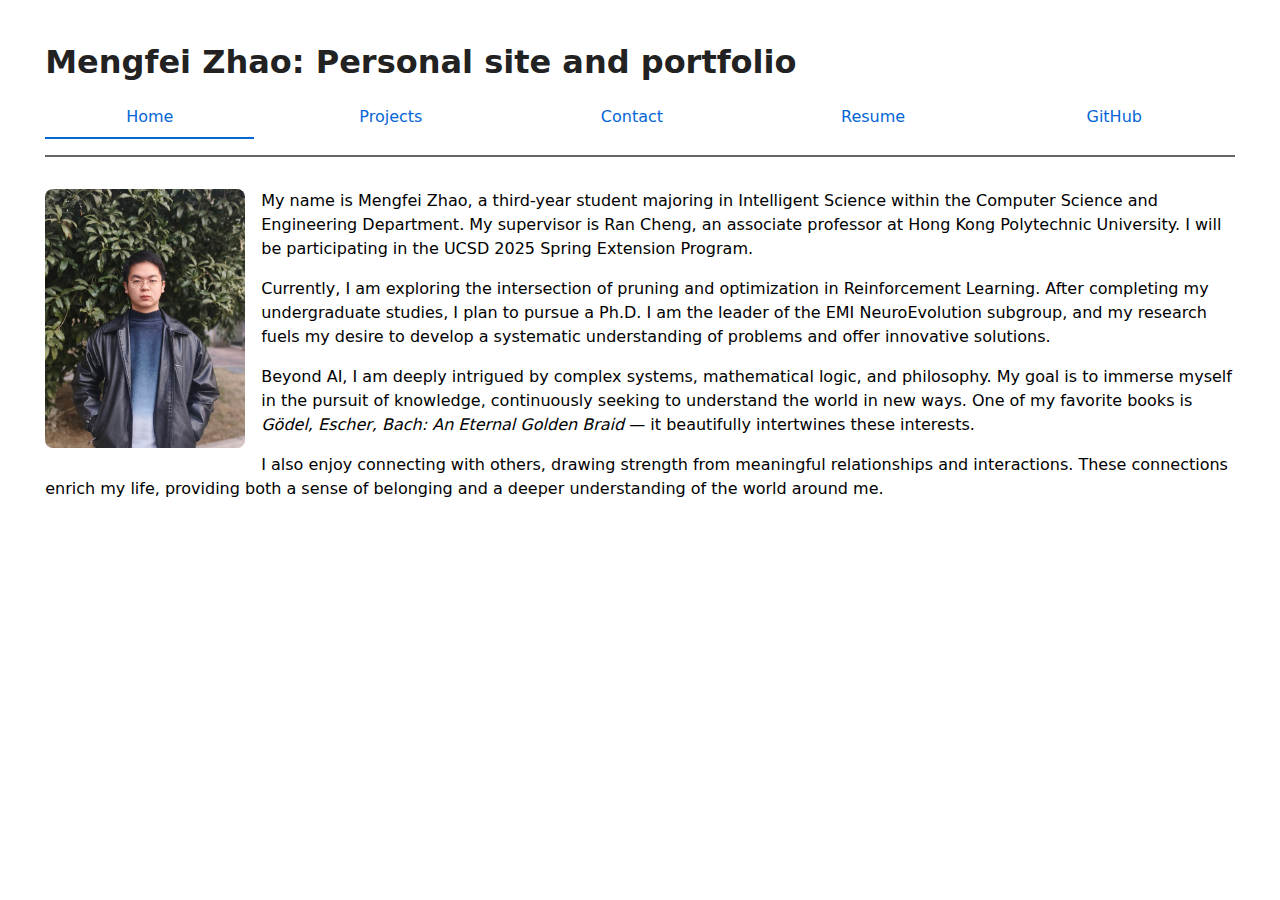
<file: index.html>
<!DOCTYPE html>
<html lang="en">
<head>
    <meta charset="UTF-8">
    <meta name="viewport" content="width=device-width, initial-scale=1.0">
    <title>Mengfei Zhao: Personal site and portfolio</title>
    <link rel="stylesheet" href="style.css">
</head>
<body>

    <h1>Mengfei Zhao: Personal site and portfolio</h1>
    
    <nav>
        <a href="./"  class="current">Home</a>
        <a href="./projects/">Projects</a>
        <a href="./contact/">Contact</a>
        <a href="./resume/">Resume</a>
        <a href="https://github.com/priokin" target="_blank">GitHub</a>
    </nav>

    <div class="intro">
        <img src="image/IMG.jpg" alt="A photo of Mengfei Zhao" class="profile-pic">


        <p>
            My name is Mengfei Zhao, a third-year student majoring in Intelligent Science within 
            the Computer Science and Engineering Department. My supervisor is Ran Cheng, an associate 
            professor at Hong Kong Polytechnic University. I will be participating in the UCSD 2025 
            Spring Extension Program.
        </p>
        <p>
            Currently, I am exploring the intersection of pruning and optimization in Reinforcement 
            Learning. After completing my undergraduate studies, I plan to pursue a Ph.D. I am the 
            leader of the EMI NeuroEvolution subgroup, and my research fuels my desire to develop a 
            systematic understanding of problems and offer innovative solutions.
        </p>
        <p>
            Beyond AI, I am deeply intrigued by complex systems, mathematical logic, and philosophy. 
            My goal is to immerse myself in the pursuit of knowledge, continuously seeking to 
            understand the world in new ways. One of my favorite books is <em>Gödel, Escher, Bach: An 
            Eternal Golden Braid</em> — it beautifully intertwines these interests.
        </p>
        <p>
            I also enjoy connecting with others, drawing strength from meaningful relationships and 
            interactions. These connections enrich my life, providing both a sense of belonging and 
            a deeper understanding of the world around me.
        </p>
    </div>

</body>
</html>
</file>
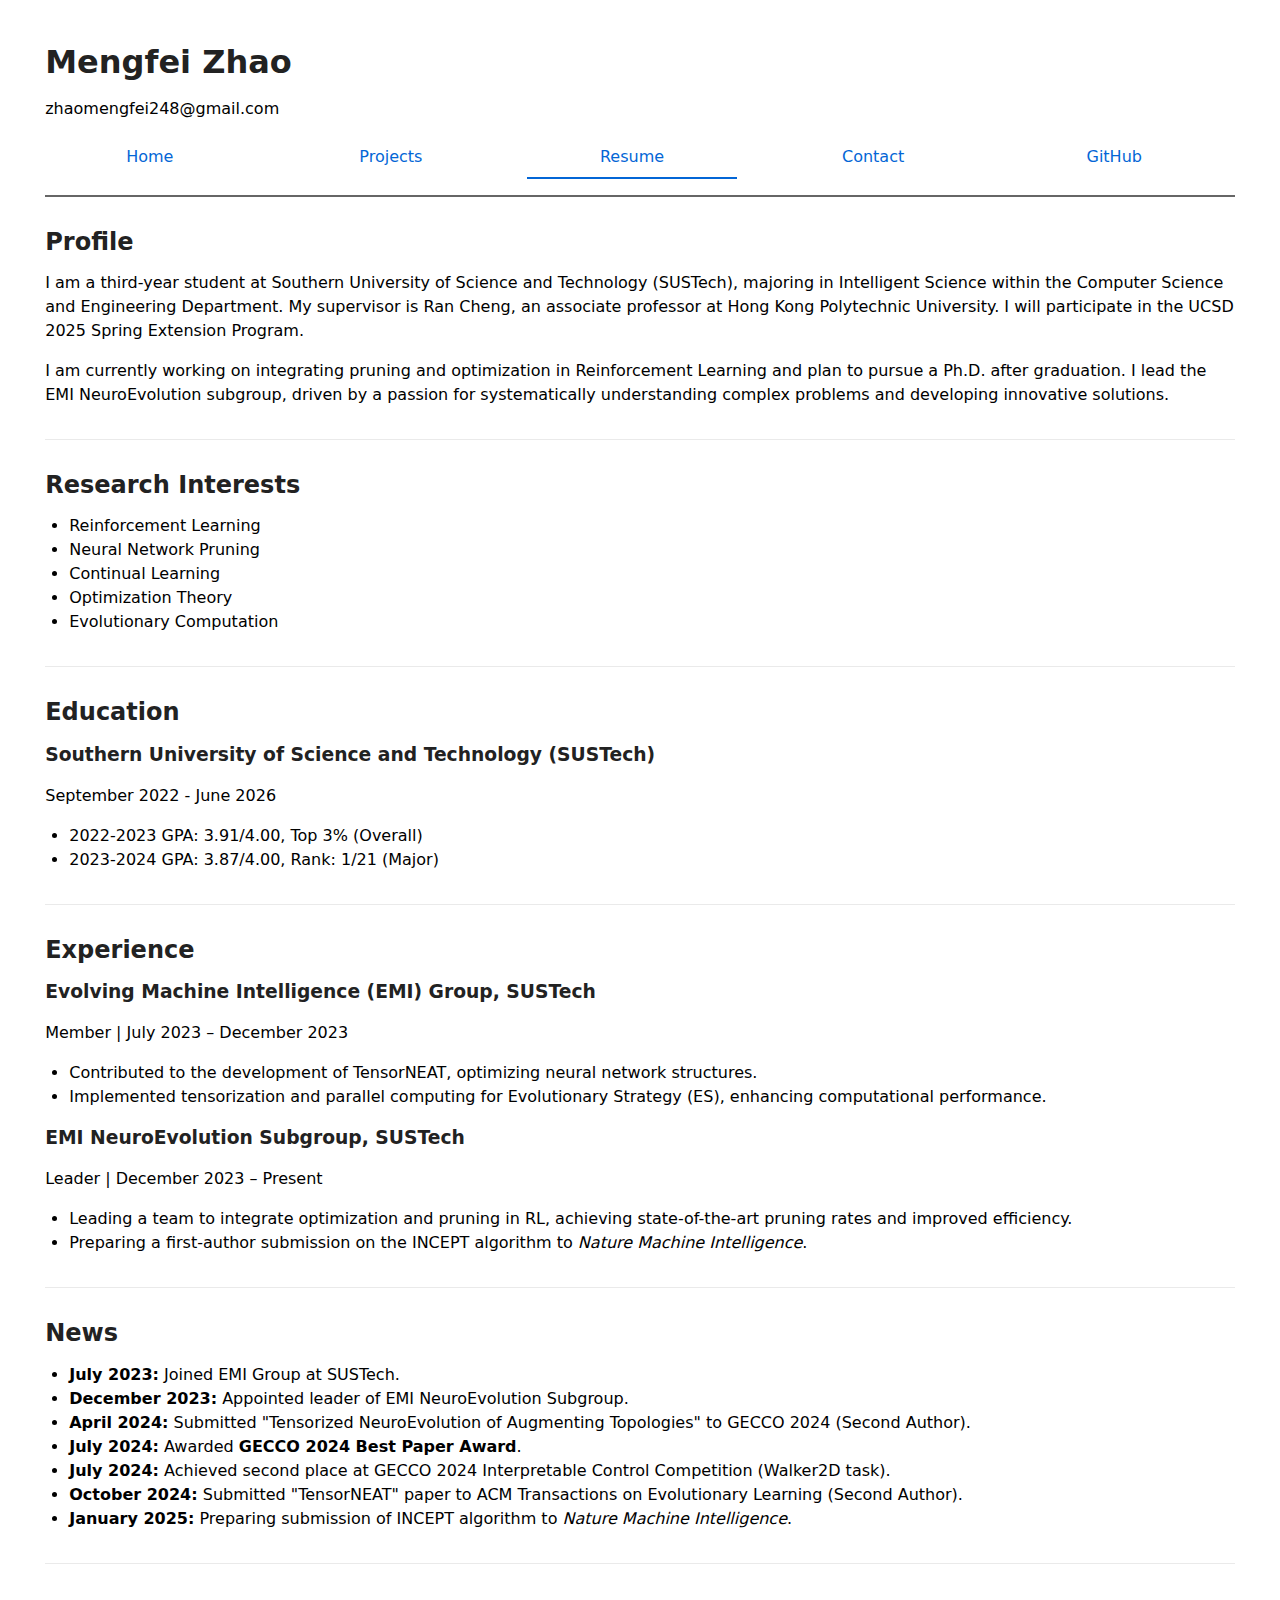
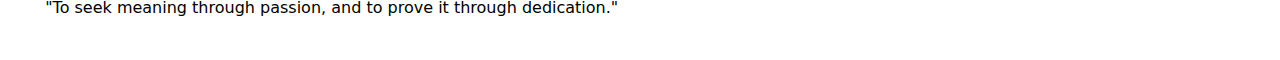
<file: resume/index.html>
<!DOCTYPE html>
<html lang="en">
<head>
  <meta charset="UTF-8">
  <title>Mengfei Zhao - Resume</title>
  <link rel="stylesheet" href="../style.css">
</head>

<body>

  <!-- 页眉区 -->
  <header>
    <h1>Mengfei Zhao</h1>
    <p class="subtitle">zhaomengfei248@gmail.com</p>
    <nav>
      <a href="../">Home</a>
      <a href="../projects/">Projects</a>
      <a href="./" class="current">Resume</a>
      <a href="../contact/">Contact</a>
      <a href="https://github.com/priokin" target="_blank">GitHub</a>
    </nav>
  </header>

  <main class="resume">
    
    <!-- Profile -->
    <section id="profile">
      <h2>Profile</h2>
      <p>
        I am a third-year student at Southern University of Science and Technology (SUSTech), 
        majoring in Intelligent Science within the Computer Science and Engineering Department. 
        My supervisor is Ran Cheng, an associate professor at Hong Kong Polytechnic University. 
        I will participate in the UCSD 2025 Spring Extension Program.
      </p>
      <p>
        I am currently working on integrating pruning and optimization in Reinforcement Learning 
        and plan to pursue a Ph.D. after graduation. I lead the EMI NeuroEvolution subgroup, 
        driven by a passion for systematically understanding complex problems and developing 
        innovative solutions.
      </p>
    </section>

    <!-- Research Interests -->
    <section id="research-interests">
      <h2>Research Interests</h2>
      <ul>
        <li>Reinforcement Learning</li>
        <li>Neural Network Pruning</li>
        <li>Continual Learning</li>
        <li>Optimization Theory</li>
        <li>Evolutionary Computation</li>
      </ul>
    </section>

    <!-- Education -->
    <section id="education">
      <h2>Education</h2>
      <article>
        <header>
          <h3>Southern University of Science and Technology (SUSTech)</h3>
          <p>
            <time datetime="2022-09">September 2022</time> - 
            <time datetime="2026-06">June 2026</time>
          </p>
        </header>
        <ul>
          <li>2022-2023 GPA: 3.91/4.00, Top 3% (Overall)</li>
          <li>2023-2024 GPA: 3.87/4.00, Rank: 1/21 (Major)</li>
        </ul>
      </article>
    </section>

    <!-- Experience -->
    <section id="experience">
      <h2>Experience</h2>
      
      <article>
        <header>
          <h3>Evolving Machine Intelligence (EMI) Group, SUSTech</h3>
          <p>Member | <time datetime="2023-07">July 2023</time> – <time datetime="2023-12">December 2023</time></p>
        </header>
        <ul>
          <li>Contributed to the development of TensorNEAT, optimizing neural network structures.</li>
          <li>Implemented tensorization and parallel computing for Evolutionary Strategy (ES), enhancing computational performance.</li>
        </ul>
      </article>

      <article>
        <header>
          <h3>EMI NeuroEvolution Subgroup, SUSTech</h3>
          <p>Leader | <time datetime="2023-12">December 2023</time> – Present</p>
        </header>
        <ul>
          <li>Leading a team to integrate optimization and pruning in RL, achieving state-of-the-art pruning rates and improved efficiency.</li>
          <li>Preparing a first-author submission on the INCEPT algorithm to <em>Nature Machine Intelligence</em>.</li>
        </ul>
      </article>
    </section>

    <!-- News -->
    <section id="news">
      <h2>News</h2>
      <ul>
        <li><strong>July 2023:</strong> Joined EMI Group at SUSTech.</li>
        <li><strong>December 2023:</strong> Appointed leader of EMI NeuroEvolution Subgroup.</li>
        <li><strong>April 2024:</strong> Submitted "Tensorized NeuroEvolution of Augmenting Topologies" to GECCO 2024 (Second Author).</li>
        <li><strong>July 2024:</strong> Awarded <strong>GECCO 2024 Best Paper Award</strong>.</li>
        <li><strong>July 2024:</strong> Achieved second place at GECCO 2024 Interpretable Control Competition (Walker2D task).</li>
        <li><strong>October 2024:</strong> Submitted "TensorNEAT" paper to ACM Transactions on Evolutionary Learning (Second Author).</li>
        <li><strong>January 2025:</strong> Preparing submission of INCEPT algorithm to <em>Nature Machine Intelligence</em>.</li>
      </ul>
    </section>

  </main>

  <footer>
    <p class="motto">"To seek meaning through passion, and to prove it through dedication."</p>
  </footer>

</body>
</html>
</file>
<file: style.css>
:root {
  --main-bg-color: #ffffff;
  --main-text-color: hsl(0, 0%, 0%);
  --content-width: 120ch;
  --gap-size: 1.5rem;
  --article-bg: #fff;
  --article-color: #333;
}

/* Body overall styling */
body {
  font: 100%/1.5 system-ui;
  max-width: var(--content-width);
  margin-inline: max(1rem, calc((100% - var(--content-width)) / 2));
  padding: 1rem;
  background-color: var(--main-bg-color);
  color: var(--main-text-color);
  scroll-behavior: smooth;
}

@media (max-width: 600px) {
  body {
    padding: 0.5rem;
  }
}

/* Headings */
h1, h2, h3, h4, h5, h6 {
  line-height: 1.1;
  color: #222;
}

/* h1 with bigger font for contrast */
h1 {
  font-size: 200%;
  margin-bottom: 1rem;
}

/* h2 with slight margin */
h2 {
  margin: 0.5rem 0;
}

/* Navigation bar */
nav {
  display: flex;
  gap: 1rem;
  margin-bottom: 2rem;
  padding-bottom: 1rem;
  border-bottom: 2px solid #666;
}

/* Navigation links */
nav a {
  flex: 1;
  text-align: center;
  text-decoration: none;
  color: #0366d6;
  padding: 0.5em;
  margin-right: 1rem;
}

nav a:hover {
  text-decoration: underline;
}

/* Current page link */
nav a.current {
  border-bottom: 2px solid #0366d6;
}

/* Section styling */
section {
  margin-bottom: 2rem;
  padding-bottom: 1rem;
  border-bottom: 1px solid #eaeaea;
}

section header h2 {
  border-left: 5px solid #0366d6;
  padding-left: 10px;
}

/* Articles */
article {
  margin-top: 1rem;
}

/* Lists */
ul {
  padding-left: 1.5rem;
}

/* Images (general) */
img {
  max-width: 100%;
  height: auto;
  border-radius: 8px;
}

/* Contact form using Grid Layout */
form {
  display: grid;
  grid-template-columns: auto 1fr;
  gap: 1em;
  background-color: #fff;
  border: 1px solid #eaeaea;
  border-radius: 8px;
  padding: 1rem;
}

form label {
  grid-column: 1;
  text-align: right;
  margin-top: 0.5em;
  font-weight: bold;
}

form input[type="email"],
form input[type="text"],
form textarea {
  grid-column: 2;
  width: 100%;
  box-sizing: border-box;
  margin-top: 0.5em;
  padding: 0.5rem;
}

form button {
  grid-column: 1 / -1;
  justify-self: end;
  margin-top: 1em;
  background-color: #0366d6;
  color: #ffffff;
  border: none;
  padding: 0.7rem 1.5rem;
  cursor: pointer;
  border-radius: 4px;
}

form button:hover {
  background-color: #005bb5;
}

/* Projects grid */
.projects {
  display: grid;
  grid-template-columns: repeat(auto-fill, minmax(15em, 1fr));
  gap: var(--gap-size);
  align-items: start;
  margin-bottom: 2rem;
}

/* Subgrid usage (if browser supports) */
.projects article {
  display: grid;
  grid-template-rows: subgrid;
  grid-row: span 3;
  margin: 0;
  padding: 1rem;
  background-color: var(--article-bg);
  border: 1px solid #ddd;
  border-radius: 8px;
  color: var(--article-color);
}

.projects article img,
.projects article video {
  max-width: 100%;
  height: auto;
  display: block;
  margin-top: 0.5rem;
}

/* Profile picture (optional usage) */
.profile-pic {
  float: left;
  margin-right: 1rem;
  margin-bottom: 1rem;
  width: 200px;
  height: auto;
}
:root {
  --main-bg-color: #ffffff;
  --main-text-color: hsl(0, 0%, 0%);
  --content-width: 120ch;
  --gap-size: 1.5rem;
  --article-bg: #fff;
  --article-color: #333;
}

/* Body overall styling */
body {
  font: 100%/1.5 system-ui;
  max-width: var(--content-width);
  margin-inline: max(1rem, calc((100% - var(--content-width)) / 2));
  padding: 1rem;
  background-color: var(--main-bg-color);
  color: var(--main-text-color);
  scroll-behavior: smooth;
}

@media (max-width: 600px) {
  body {
    padding: 0.5rem;
  }
}

/* Headings */
h1, h2, h3, h4, h5, h6 {
  line-height: 1.1;
  color: #222;
}

/* h1 with bigger font for contrast */
h1 {
  font-size: 200%;
  margin-bottom: 1rem;
}

/* h2 with slight margin */
h2 {
  margin: 0.5rem 0;
}

/* Navigation bar */
nav {
  display: flex;
  gap: 1rem;
  margin-bottom: 2rem;
  padding-bottom: 1rem;
  border-bottom: 2px solid #666;
}

/* Navigation links */
nav a {
  flex: 1;
  text-align: center;
  text-decoration: none;
  color: #0366d6;
  padding: 0.5em;
  margin-right: 1rem;
}

nav a:hover {
    background-color: #b399db; 
    text-decoration: underline;
  }

/* Current page link */
nav a.current {
  border-bottom: 2px solid #0366d6;
}

/* Section styling */
section {
  margin-bottom: 2rem;
  padding-bottom: 1rem;
  border-bottom: 1px solid #eaeaea;
}

section header h2 {
  border-left: 5px solid #0366d6;
  padding-left: 10px;
}

/* Articles */
article {
  margin-top: 1rem;
}

/* Lists */
ul {
  padding-left: 1.5rem;
}

/* Images (general) */
img {
  max-width: 100%;
  height: auto;
  border-radius: 8px;
}

/* Contact form using Grid Layout */
form {
  display: grid;
  grid-template-columns: auto 1fr;
  gap: 1em;
  background-color: #fff;
  border: 1px solid #eaeaea;
  border-radius: 8px;
  padding: 1rem;
}

form label {
  grid-column: 1;
  text-align: right;
  margin-top: 0.5em;
  font-weight: bold;
}

form input[type="email"],
form input[type="text"],
form textarea {
  grid-column: 2;
  width: 100%;
  box-sizing: border-box;
  margin-top: 0.5em;
  padding: 0.5rem;
}

form button {
  grid-column: 1 / -1;
  justify-self: end;
  margin-top: 1em;
  background-color: #0366d6;
  color: #ffffff;
  border: none;
  padding: 0.7rem 1.5rem;
  cursor: pointer;
  border-radius: 4px;
}

form button:hover {
  background-color: #005bb5;
}

/* Projects grid */
.projects {
  display: grid;
  grid-template-columns: repeat(auto-fill, minmax(15em, 1fr));
  gap: var(--gap-size);
  align-items: start;
  margin-bottom: 2rem;
}

/* Subgrid usage (if browser supports) */
.projects article {
  display: grid;
  grid-template-rows: subgrid;
  grid-row: span 3;
  margin: 0;
  padding: 1rem;
  background-color: var(--article-bg);
  border: 1px solid #ddd;
  border-radius: 8px;
  color: var(--article-color);
}

.projects article img,
.projects article video {
  max-width: 100%;
  height: auto;
  display: block;
  margin-top: 0.5rem;
}


.profile-pic {
  float: left;
  margin-right: 1rem;
  margin-bottom: 1rem;
  width: 200px;
  height: auto;
}
</file>
